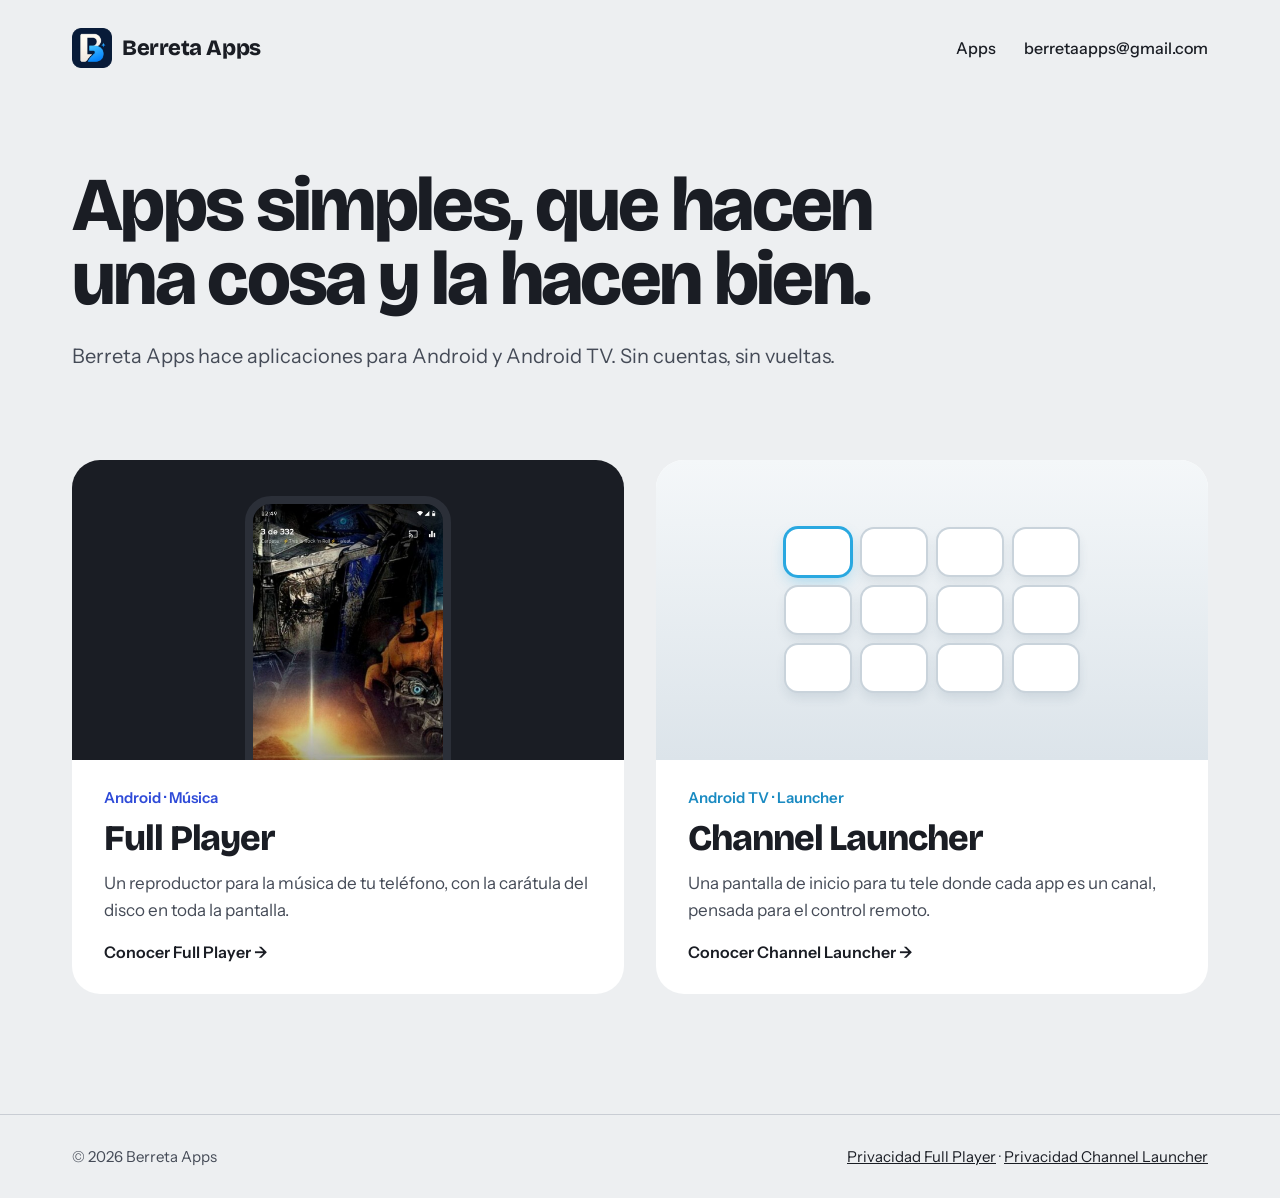
<file: index.html>
<!doctype html>
<html lang="es">
<head>
<meta charset="utf-8">
<meta name="viewport" content="width=device-width, initial-scale=1">
<title>Berreta Apps</title>
<meta name="description" content="Berreta Apps: apps simples para Android y Android TV. Full Player y Channel Launcher.">
<link rel="icon" type="image/png" href="assets/favicon.png">
<link rel="apple-touch-icon" href="assets/apple-touch-icon.png">
<link rel="preconnect" href="https://fonts.googleapis.com">
<link rel="preconnect" href="https://fonts.gstatic.com" crossorigin>
<link href="https://fonts.googleapis.com/css2?family=Bricolage+Grotesque:opsz,wght@12..96,400;12..96,600;12..96,800&amp;family=Instrument+Sans:wght@400;500;600&amp;family=Nunito:wght@700;800&amp;display=swap" rel="stylesheet">
<style>
body{margin:0;background:#EDEFF1;color:#1A1D24;font-family:'Instrument Sans',system-ui,sans-serif;-webkit-text-size-adjust:100%}
a{color:#1A1D24}a:hover{color:#2F4BD8}
a:focus-visible{outline:3px solid #2F4BD8;outline-offset:3px}
.wrap{max-width:1200px;margin:0 auto;padding:0 32px;box-sizing:border-box}
header.wrap{display:flex;justify-content:space-between;align-items:center;gap:24px;flex-wrap:wrap;padding-top:28px;padding-bottom:28px}
.brand{display:flex;align-items:center;gap:10px;text-decoration:none;font-family:'Bricolage Grotesque',sans-serif;font-weight:800;font-size:22px;letter-spacing:-0.02em}
nav{display:flex;flex-wrap:wrap;gap:28px;font-size:16px;font-weight:500}
nav a{text-decoration:none}
.wrap.hero{padding-top:72px;padding-bottom:88px;max-width:1200px}.hero h1,.hero p{max-width:820px}
h1{margin:0 0 24px;font-family:'Bricolage Grotesque',sans-serif;font-weight:800;font-size:76px;line-height:.98;letter-spacing:-0.035em}
.lead{margin:0;font-size:20px;line-height:1.55;color:#454B57;max-width:30em}
.wrap.apps{display:grid;grid-template-columns:repeat(auto-fit,minmax(340px,1fr));gap:32px;padding-bottom:120px}
.card{display:flex;flex-direction:column;border-radius:28px;overflow:hidden;text-decoration:none;background:#FFFFFF;transition:transform .2s ease}
.card:hover{transform:translateY(-4px);color:inherit}
.card .art{height:300px;position:relative;overflow:hidden}
.card .body{padding:28px 32px 32px;display:flex;flex-direction:column;gap:10px}
.card .kind{font-size:15px;font-weight:600}
.card h2{margin:0;font-family:'Bricolage Grotesque',sans-serif;font-weight:800;font-size:36px;letter-spacing:-0.03em}
.card p{margin:0;font-size:17px;line-height:1.6;color:#454B57}
.card .more{margin-top:8px;font-size:16px;font-weight:600}
.fp .art{background:#1A1D24;display:flex;justify-content:center;align-items:flex-start;padding-top:36px;box-sizing:border-box}
.fp .art img{width:190px;border-radius:26px;border:8px solid #2B2F38;display:block}
.cl .art{background:linear-gradient(#F4F7F9,#DCE4EA);display:flex;align-items:center;justify-content:center}
.mini{display:grid;grid-template-columns:repeat(4,64px);gap:12px}
.mini span{height:46px;border-radius:12px;background:#fff;box-shadow:0 0 0 2px #C9D3DB,0 6px 12px rgba(40,70,100,.12)}
.mini span:nth-child(1){box-shadow:0 0 0 3px #29A8E0,0 6px 14px rgba(41,168,224,.35)}
footer{border-top:1px solid #C9CDD4}
footer .wrap{padding-top:32px;padding-bottom:32px;display:flex;flex-wrap:wrap;justify-content:space-between;gap:16px;font-size:15px;color:#454B57}
@media (prefers-reduced-motion:reduce){.card{transition:none}.card:hover{transform:none}}
@media (max-width:720px){h1{font-size:46px}.wrap.hero{padding-top:32px;padding-bottom:56px}.wrap.apps{grid-template-columns:1fr;padding-bottom:72px}nav{gap:16px 20px;font-size:15px}.wrap{padding:0 16px}.mini{grid-template-columns:repeat(4,52px)}}
</style>
</head>
<body>
<header class="wrap">
<a class="brand" href="./"><img src="assets/logo.png" alt="" width="40" height="40">Berreta Apps</a>
<nav aria-label="Principal">
<a href="#apps">Apps</a>
<a href="mailto:berretaapps@gmail.com">berretaapps@gmail.com</a>
</nav>
</header>

<main>
<section class="wrap hero">
<h1>Apps simples, que hacen una cosa y la hacen bien.</h1>
<p class="lead">Berreta Apps hace aplicaciones para Android y Android TV. Sin cuentas, sin vueltas.</p>
</section>

<section id="apps" class="wrap apps" aria-label="Nuestras apps">
<a class="card fp" href="full-player/">
<div class="art"><img src="assets/captura.jpg" alt=""></div>
<div class="body">
<span class="kind" style="color:#2F4BD8">Android · Música</span>
<h2>Full Player</h2>
<p>Un reproductor para la música de tu teléfono, con la carátula del disco en toda la pantalla.</p>
<span class="more">Conocer Full Player →</span>
</div>
</a>
<a class="card cl" href="channel-launcher/">
<div class="art" aria-hidden="true"><div class="mini"><span></span><span></span><span></span><span></span><span></span><span></span><span></span><span></span><span></span><span></span><span></span><span></span></div></div>
<div class="body">
<span class="kind" style="color:#1B8BC2">Android TV · Launcher</span>
<h2>Channel Launcher</h2>
<p>Una pantalla de inicio para tu tele donde cada app es un canal, pensada para el control remoto.</p>
<span class="more">Conocer Channel Launcher →</span>
</div>
</a>
</section>
</main>

<footer><div class="wrap"><span>© 2026 Berreta Apps</span><span><a href="privacidad/">Privacidad Full Player</a> · <a href="channel-launcher/privacidad/">Privacidad Channel Launcher</a></span></div></footer>
</body>
</html>
</file>
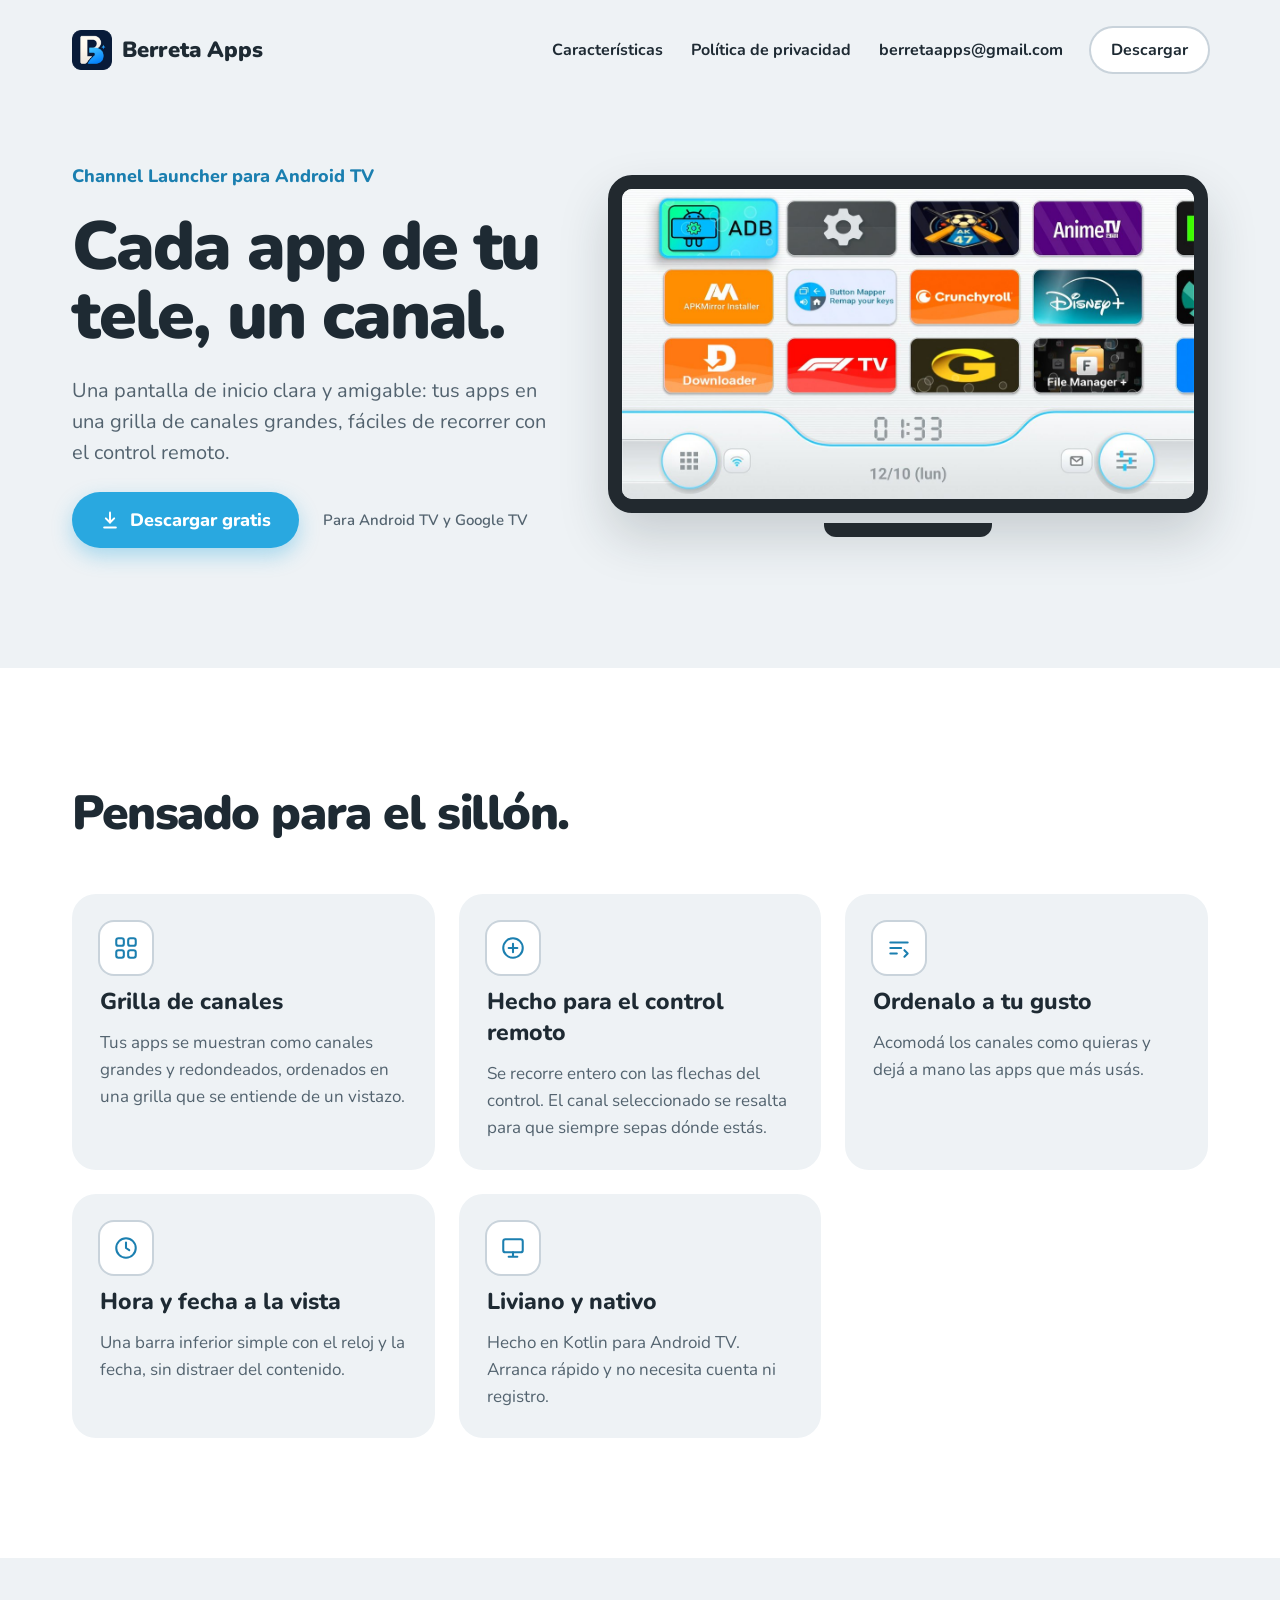
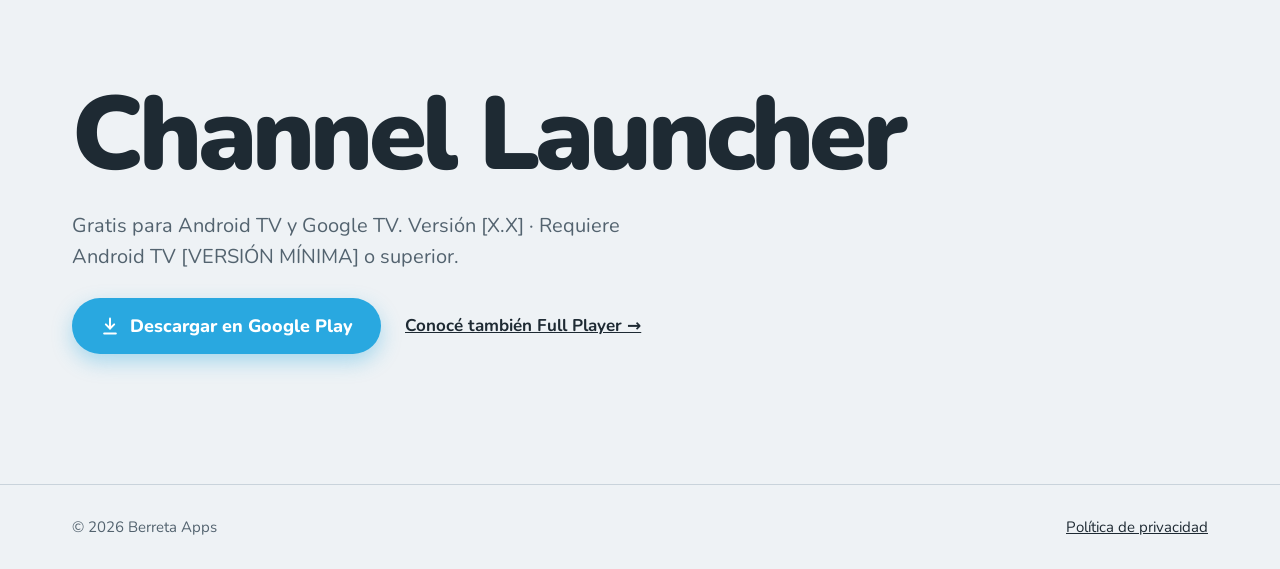
<file: channel-launcher/index.html>
<!doctype html>
<html lang="es">
<head>
<meta charset="utf-8">
<meta name="viewport" content="width=device-width, initial-scale=1">
<title>Channel Launcher — Berreta Apps</title>
<meta name="description" content="Channel Launcher, la pantalla de inicio para Android TV de Berreta Apps: cada app es un canal, pensada para el control remoto.">
<link rel="icon" type="image/png" href="../assets/favicon.png">
<link rel="apple-touch-icon" href="../assets/apple-touch-icon.png">
<link rel="preconnect" href="https://fonts.googleapis.com">
<link rel="preconnect" href="https://fonts.gstatic.com" crossorigin>
<link href="https://fonts.googleapis.com/css2?family=Nunito:wght@400;600;700;800;900&amp;display=swap" rel="stylesheet">
<link rel="stylesheet" href="cl.css">
</head>
<body>
<header class="wrap">
<a class="brand" href="../"><img src="../assets/logo.png" alt="" width="40" height="40">Berreta Apps</a>
<nav aria-label="Principal">
<a href="#caracteristicas">Características</a>
<a href="privacidad/">Política de privacidad</a>
<a href="mailto:berretaapps@gmail.com">berretaapps@gmail.com</a>
<a class="pill" href="#descargar">Descargar</a>
</nav>
</header>

<main>
<section class="wrap hero">
<div class="copy">
<p class="eyebrow">Channel Launcher para Android TV</p>
<h1>Cada app de tu tele, un canal.</h1>
<p class="lead">Una pantalla de inicio clara y amigable: tus apps en una grilla de canales grandes, fáciles de recorrer con el control remoto.</p>
<div class="actions">
<a class="btn" href="#descargar"><svg width="20" height="20" viewBox="0 0 24 24" fill="none" stroke="currentColor" stroke-width="2.4" stroke-linecap="round" stroke-linejoin="round" aria-hidden="true"><path d="M12 3v12"/><path d="M7 10l5 5 5-5"/><path d="M5 21h14"/></svg>Descargar gratis</a>
<span class="note">Para Android TV y Google TV</span>
</div>
</div>

<div class="tv">
<div class="screen"><img src="../assets/channel-launcher.jpg" alt="Pantalla de inicio de Channel Launcher con las apps como canales, reloj y fecha" width="1280" height="720"></div>
<div class="stand"></div>
</div>
</section>

<section id="caracteristicas" class="features">
<div class="wrap">
<h2>Pensado para el sillón.</h2>
<div class="fgrid">
<article><div class="ico"><svg viewBox="0 0 24 24"><rect x="3" y="3" width="7" height="7" rx="2"/><rect x="14" y="3" width="7" height="7" rx="2"/><rect x="3" y="14" width="7" height="7" rx="2"/><rect x="14" y="14" width="7" height="7" rx="2"/></svg></div><h3>Grilla de canales</h3><p>Tus apps se muestran como canales grandes y redondeados, ordenados en una grilla que se entiende de un vistazo.</p></article>
<article><div class="ico"><svg viewBox="0 0 24 24"><circle cx="12" cy="12" r="9"/><path d="M12 8v8M8 12h8"/></svg></div><h3>Hecho para el control remoto</h3><p>Se recorre entero con las flechas del control. El canal seleccionado se resalta para que siempre sepas dónde estás.</p></article>
<article><div class="ico"><svg viewBox="0 0 24 24"><path d="M4 7h16M4 12h10M4 17h6"/><path d="M17 14l3 3-3 3"/></svg></div><h3>Ordenalo a tu gusto</h3><p>Acomodá los canales como quieras y dejá a mano las apps que más usás.</p></article>
<article><div class="ico"><svg viewBox="0 0 24 24"><circle cx="12" cy="12" r="9"/><path d="M12 7v5l3 2"/></svg></div><h3>Hora y fecha a la vista</h3><p>Una barra inferior simple con el reloj y la fecha, sin distraer del contenido.</p></article>
<article><div class="ico"><svg viewBox="0 0 24 24"><rect x="3" y="4" width="18" height="12" rx="2"/><path d="M8 20h8M12 16v4"/></svg></div><h3>Liviano y nativo</h3><p>Hecho en Kotlin para Android TV. Arranca rápido y no necesita cuenta ni registro.</p></article>
</div>
</div>
</section>

<section id="descargar" class="wrap download">
<h2>Channel Launcher</h2>
<p class="lead">Gratis para Android TV y Google TV. Versión [X.X] · Requiere Android TV [VERSIÓN MÍNIMA] o superior.</p>
<div class="actions">
<a class="btn" href="#descargar"><svg width="20" height="20" viewBox="0 0 24 24" fill="none" stroke="currentColor" stroke-width="2.4" stroke-linecap="round" stroke-linejoin="round" aria-hidden="true"><path d="M12 3v12"/><path d="M7 10l5 5 5-5"/><path d="M5 21h14"/></svg>Descargar en Google Play</a>
<a class="link" href="../full-player/">Conocé también Full Player →</a>
</div>
</section>
</main>

<footer><div class="wrap"><span>© 2026 Berreta Apps</span><a href="privacidad/">Política de privacidad</a></div></footer>
</body>
</html>
</file>
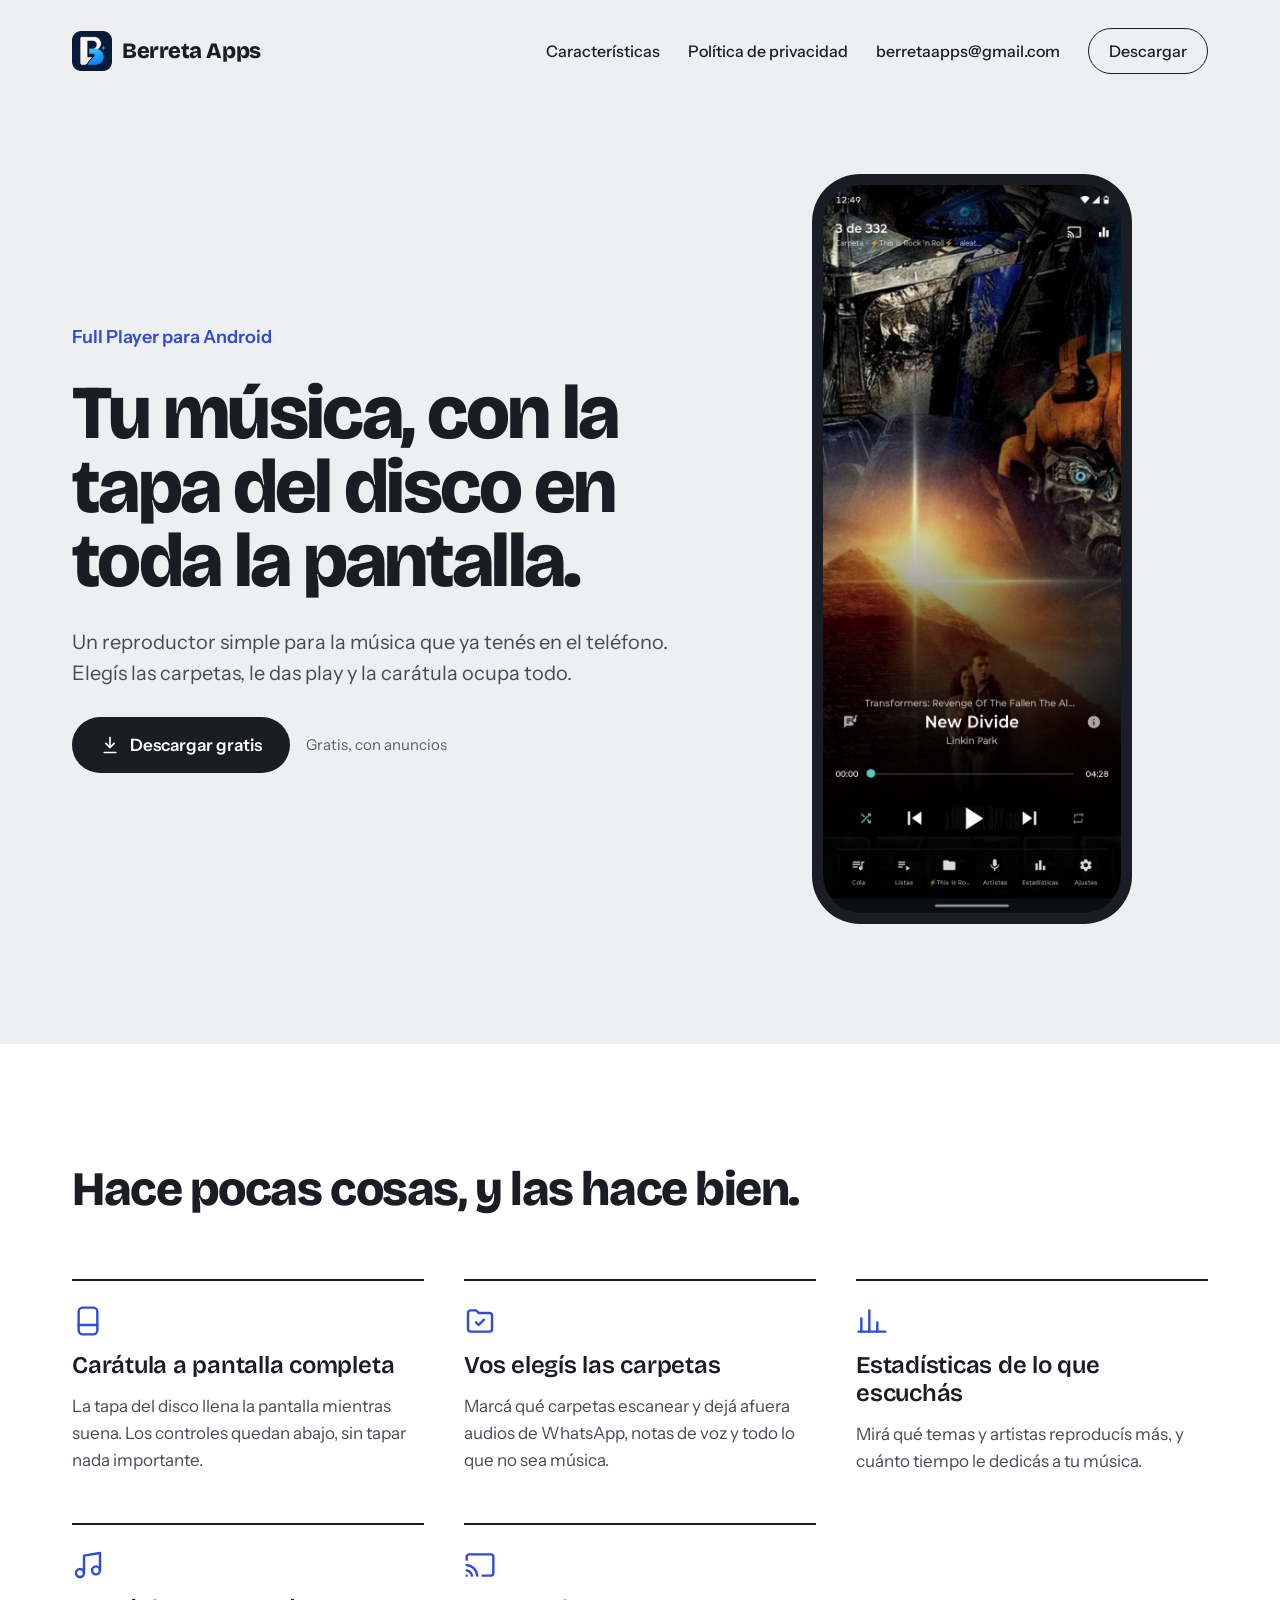
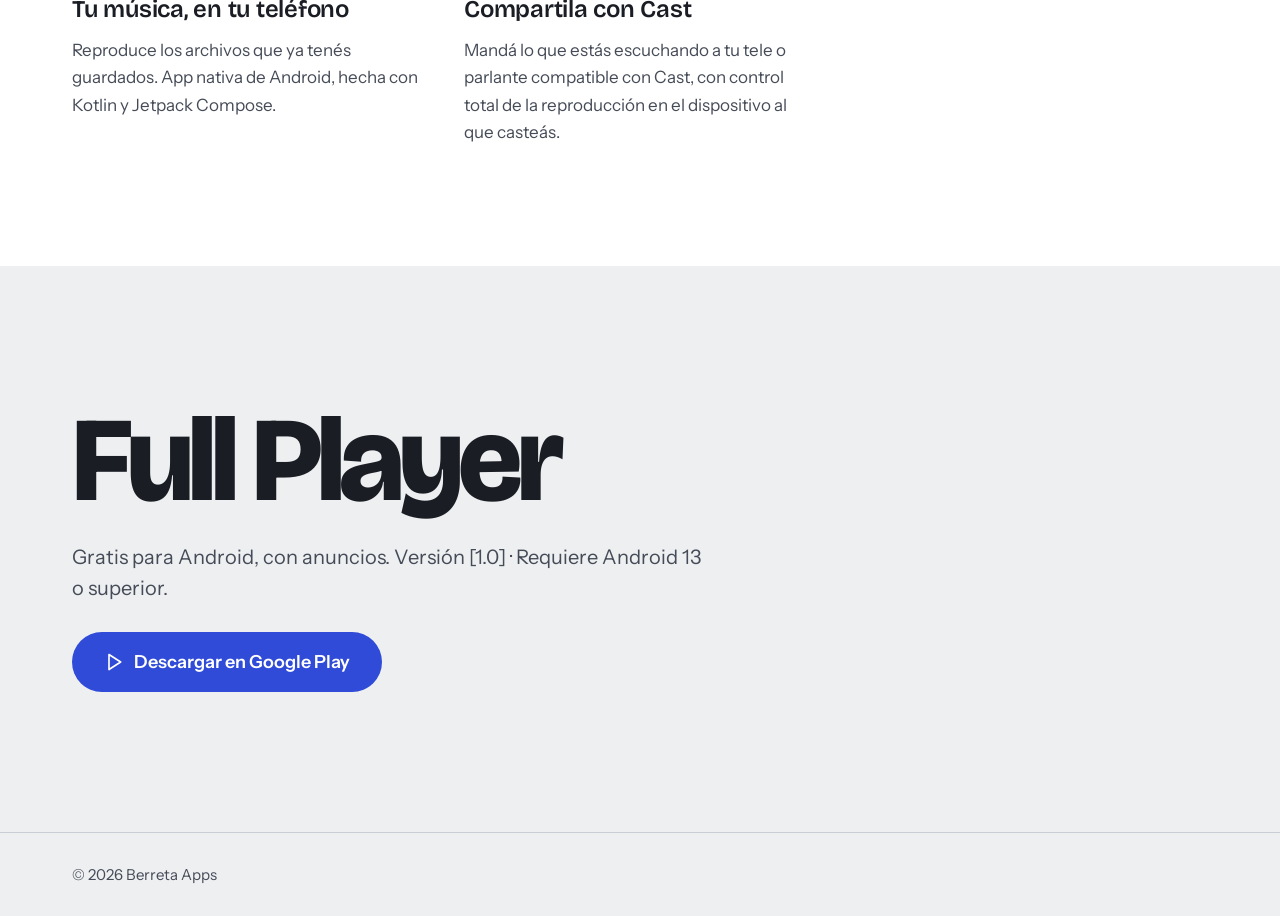
<file: full-player/index.html>
<!doctype html>
<html lang="es">
<head>
<meta charset="utf-8">
<meta name="viewport" content="width=device-width, initial-scale=1">
<title>Full Player — Berreta Apps</title>
<meta name="description" content="Full Player, el reproductor de música para Android de Berreta Apps: carátula a pantalla completa, elegís las carpetas, estadísticas y Cast.">
<link rel="icon" type="image/png" href="../assets/favicon.png">
<link rel="apple-touch-icon" href="../assets/apple-touch-icon.png">
<link rel="preconnect" href="https://fonts.googleapis.com">
<link rel="preconnect" href="https://fonts.gstatic.com" crossorigin>
<link href="https://fonts.googleapis.com/css2?family=Bricolage+Grotesque:opsz,wght@12..96,400;12..96,600;12..96,800&amp;family=Instrument+Sans:wght@400;500;600&amp;display=swap" rel="stylesheet">
<style>
html{scroll-behavior:smooth}
body{margin:0;background:#EDEFF1;color:#1A1D24;font-family:'Instrument Sans',system-ui,sans-serif;-webkit-text-size-adjust:100%}
a{color:#1A1D24}a:hover{color:#2F4BD8}
a:focus-visible{outline:3px solid #2F4BD8;outline-offset:3px}
img{max-width:100%}
@media (prefers-reduced-motion:reduce){html{scroll-behavior:auto}}
@media (max-width:720px){
header nav{gap:16px 20px!important;font-size:15px!important}
h1{font-size:46px!important}
#descargar{padding-top:72px!important;padding-bottom:72px!important}
#inicio{padding-top:32px!important;padding-bottom:72px!important}
#caracteristicas>div,#privacidad>div{padding-top:56px!important;padding-bottom:56px!important}
#caracteristicas h2{font-size:36px!important}
#descargar h2{font-size:72px!important}
#privacidad h1{font-size:40px!important}
}
</style>
</head>
<body>
<div style="width: 100%; box-sizing: border-box; background: #EDEFF1; color: #1A1D24; font-family: 'Instrument Sans', system-ui, sans-serif">

<header style="max-width: 1200px; margin: 0 auto; padding: 28px 32px; box-sizing: border-box; display: flex; justify-content: space-between; align-items: center; gap: 24px; flex-wrap: wrap">
<a href="../" style="display: flex; align-items: center; gap: 10px; text-decoration: none; font-family: 'Bricolage Grotesque', sans-serif; font-weight: 800; font-size: 22px; letter-spacing: -0.02em">
<img src="../assets/logo.png" alt="" style="width: 40px; height: 40px; display: block">
Berreta Apps
</a>
<nav aria-label="Principal" style="display: flex; flex-wrap: wrap; gap: 28px; align-items: center; font-size: 16px; font-weight: 500">
<a href="#caracteristicas" style="text-decoration: none">Características</a>
<a href="../privacidad/" style="text-decoration: none">Política de privacidad</a>
<a href="mailto:berretaapps@gmail.com" style="text-decoration: none">berretaapps@gmail.com</a>
<a href="#descargar" style="text-decoration: none; padding: 12px 20px; border-radius: 999px; border: 1.5px solid #1A1D24">Descargar</a>
</nav>
</header>

<section id="inicio" style="max-width: 1200px; margin: 0 auto; padding: 72px 32px 120px; box-sizing: border-box; display: flex; flex-wrap: wrap; align-items: center; justify-content: space-between; gap: 64px">
<div style="flex: 1 1 460px; max-width: 600px; display: flex; flex-direction: column; gap: 28px">
<p style="margin: 0; font-size: 18px; font-weight: 600; color: #2F4BD8">Full Player para Android</p>
<h1 style="margin: 0; font-family: 'Bricolage Grotesque', sans-serif; font-weight: 800; font-size: 76px; line-height: 0.98; letter-spacing: -0.035em">Tu música, con la tapa del disco en toda la pantalla.</h1>
<p style="margin: 0; font-size: 20px; line-height: 1.55; color: #454B57; max-width: 30em">Un reproductor simple para la música que ya tenés en el teléfono. Elegís las carpetas, le das play y la carátula ocupa todo.</p>
<div style="display: flex; flex-wrap: wrap; gap: 16px; align-items: center">
<a href="#descargar" style="display: inline-flex; align-items: center; gap: 10px; min-height: 56px; padding: 0 28px; border-radius: 999px; background: #1A1D24; color: #FFFFFF; text-decoration: none; font-size: 17px; font-weight: 600">
<svg width="20" height="20" viewBox="0 0 24 24" fill="none" stroke="currentColor" stroke-width="2" stroke-linecap="round" stroke-linejoin="round" aria-hidden="true"><path d="M12 3v12"></path><path d="M7 10l5 5 5-5"></path><path d="M5 21h14"></path></svg>
Descargar gratis
</a>
<span style="font-size: 15px; color: #5A606C">Gratis, con anuncios</span>
</div>
</div>

<div style="flex: 0 0 auto; margin: 0 auto; position: relative">
<div style="width: 320px; box-sizing: border-box; padding: 11px; border-radius: 48px; background: #1A1D24">
<div style="width: 100%; aspect-ratio: 1080 / 2640; border-radius: 38px; overflow: hidden; background: #1A1D24"><img src="../assets/captura.jpg" alt="Full Player reproduciendo New Divide de Linkin Park, con la carátula del disco ocupando toda la pantalla" style="width: 100%; height: 100%; object-fit: cover; display: block"></div>
</div>
</div>
</section>

<section id="caracteristicas" style="background: #FFFFFF">
<div style="max-width: 1200px; margin: 0 auto; padding: 120px 32px; box-sizing: border-box; display: flex; flex-direction: column; gap: 64px">
<h2 style="margin: 0; max-width: 16em; font-family: 'Bricolage Grotesque', sans-serif; font-weight: 800; font-size: 48px; line-height: 1.05; letter-spacing: -0.03em">Hace pocas cosas, y las hace bien.</h2>
<div style="display: grid; grid-template-columns: repeat(auto-fit, minmax(300px, 1fr)); gap: 48px 40px">

<div style="display: flex; flex-direction: column; gap: 14px; padding-top: 24px; border-top: 2px solid #1A1D24">
<svg width="32" height="32" viewBox="0 0 24 24" fill="none" stroke="#2F4BD8" stroke-width="1.8" stroke-linecap="round" stroke-linejoin="round" aria-hidden="true"><rect x="5" y="2" width="14" height="20" rx="3"></rect><path d="M5 15h14"></path></svg>
<h3 style="margin: 0; font-family: 'Bricolage Grotesque', sans-serif; font-weight: 600; font-size: 24px; letter-spacing: -0.01em">Carátula a pantalla completa</h3>
<p style="margin: 0; font-size: 17px; line-height: 1.6; color: #454B57">La tapa del disco llena la pantalla mientras suena. Los controles quedan abajo, sin tapar nada importante.</p>
</div>

<div style="display: flex; flex-direction: column; gap: 14px; padding-top: 24px; border-top: 2px solid #1A1D24">
<svg width="32" height="32" viewBox="0 0 24 24" fill="none" stroke="#2F4BD8" stroke-width="1.8" stroke-linecap="round" stroke-linejoin="round" aria-hidden="true"><path d="M3 6a2 2 0 0 1 2-2h4l2 2h8a2 2 0 0 1 2 2v10a2 2 0 0 1-2 2H5a2 2 0 0 1-2-2V6z"></path><path d="M9 13l2 2 4-4"></path></svg>
<h3 style="margin: 0; font-family: 'Bricolage Grotesque', sans-serif; font-weight: 600; font-size: 24px; letter-spacing: -0.01em">Vos elegís las carpetas</h3>
<p style="margin: 0; font-size: 17px; line-height: 1.6; color: #454B57">Marcá qué carpetas escanear y dejá afuera audios de WhatsApp, notas de voz y todo lo que no sea música.</p>
</div>

<div style="display: flex; flex-direction: column; gap: 14px; padding-top: 24px; border-top: 2px solid #1A1D24">
<svg width="32" height="32" viewBox="0 0 24 24" fill="none" stroke="#2F4BD8" stroke-width="1.8" stroke-linecap="round" stroke-linejoin="round" aria-hidden="true"><path d="M4 20V10"></path><path d="M10 20V4"></path><path d="M16 20v-7"></path><path d="M22 20H2"></path></svg>
<h3 style="margin: 0; font-family: 'Bricolage Grotesque', sans-serif; font-weight: 600; font-size: 24px; letter-spacing: -0.01em">Estadísticas de lo que escuchás</h3>
<p style="margin: 0; font-size: 17px; line-height: 1.6; color: #454B57">Mirá qué temas y artistas reproducís más, y cuánto tiempo le dedicás a tu música.</p>
</div>

<div style="display: flex; flex-direction: column; gap: 14px; padding-top: 24px; border-top: 2px solid #1A1D24">
<svg width="32" height="32" viewBox="0 0 24 24" fill="none" stroke="#2F4BD8" stroke-width="1.8" stroke-linecap="round" stroke-linejoin="round" aria-hidden="true"><path d="M9 18V5l12-2v13"></path><circle cx="6" cy="18" r="3"></circle><circle cx="18" cy="16" r="3"></circle></svg>
<h3 style="margin: 0; font-family: 'Bricolage Grotesque', sans-serif; font-weight: 600; font-size: 24px; letter-spacing: -0.01em">Tu música, en tu teléfono</h3>
<p style="margin: 0; font-size: 17px; line-height: 1.6; color: #454B57">Reproduce los archivos que ya tenés guardados. App nativa de Android, hecha con Kotlin y Jetpack Compose.</p>
</div>

<div style="display: flex; flex-direction: column; gap: 14px; padding-top: 24px; border-top: 2px solid #1A1D24">
<svg width="32" height="32" viewBox="0 0 24 24" fill="none" stroke="#2F4BD8" stroke-width="1.8" stroke-linecap="round" stroke-linejoin="round" aria-hidden="true"><path d="M2 8V6a2 2 0 0 1 2-2h16a2 2 0 0 1 2 2v12a2 2 0 0 1-2 2h-6"></path><path d="M2 12a9 9 0 0 1 8 8"></path><path d="M2 16a5 5 0 0 1 4 4"></path><path d="M2 20h.01"></path></svg>
<h3 style="margin: 0; font-family: 'Bricolage Grotesque', sans-serif; font-weight: 600; font-size: 24px; letter-spacing: -0.01em">Compartila con Cast</h3>
<p style="margin: 0; font-size: 17px; line-height: 1.6; color: #454B57">Mandá lo que estás escuchando a tu tele o parlante compatible con Cast, con control total de la reproducción en el dispositivo al que casteás.</p>
</div>

</div>
</div>
</section>

<section id="descargar" style="max-width: 1200px; margin: 0 auto; padding: 140px 32px; box-sizing: border-box; display: flex; flex-direction: column; align-items: flex-start; gap: 28px">
<h2 style="margin: 0; font-family: 'Bricolage Grotesque', sans-serif; font-weight: 800; font-size: 120px; line-height: 0.9; letter-spacing: -0.045em">Full Player</h2>
<p style="margin: 0; font-size: 20px; line-height: 1.55; color: #454B57; max-width: 32em">Gratis para Android, con anuncios. Versión [1.0] · Requiere Android 13&nbsp; o superior.</p>
<div style="display: flex; flex-wrap: wrap; gap: 16px; align-items: center">
<a href="#descargar" style="display: inline-flex; align-items: center; gap: 10px; min-height: 60px; padding: 0 32px; border-radius: 999px; background: #2F4BD8; color: #FFFFFF; text-decoration: none; font-size: 18px; font-weight: 600">
<svg width="20" height="20" viewBox="0 0 24 24" fill="none" stroke="currentColor" stroke-width="2" stroke-linecap="round" stroke-linejoin="round" aria-hidden="true"><path d="M6 3l14 9-14 9V3z"></path></svg>
Descargar en Google Play
</a>
</div>
</section>



<footer style="border-top: 1px solid #C9CDD4">
<div style="max-width: 1200px; margin: 0 auto; padding: 32px; box-sizing: border-box; display: flex; flex-wrap: wrap; justify-content: space-between; gap: 16px; font-size: 15px; color: #454B57">
<span>© 2026 Berreta Apps</span>
</div>
</footer>

</div>

</body>
</html>
</file>
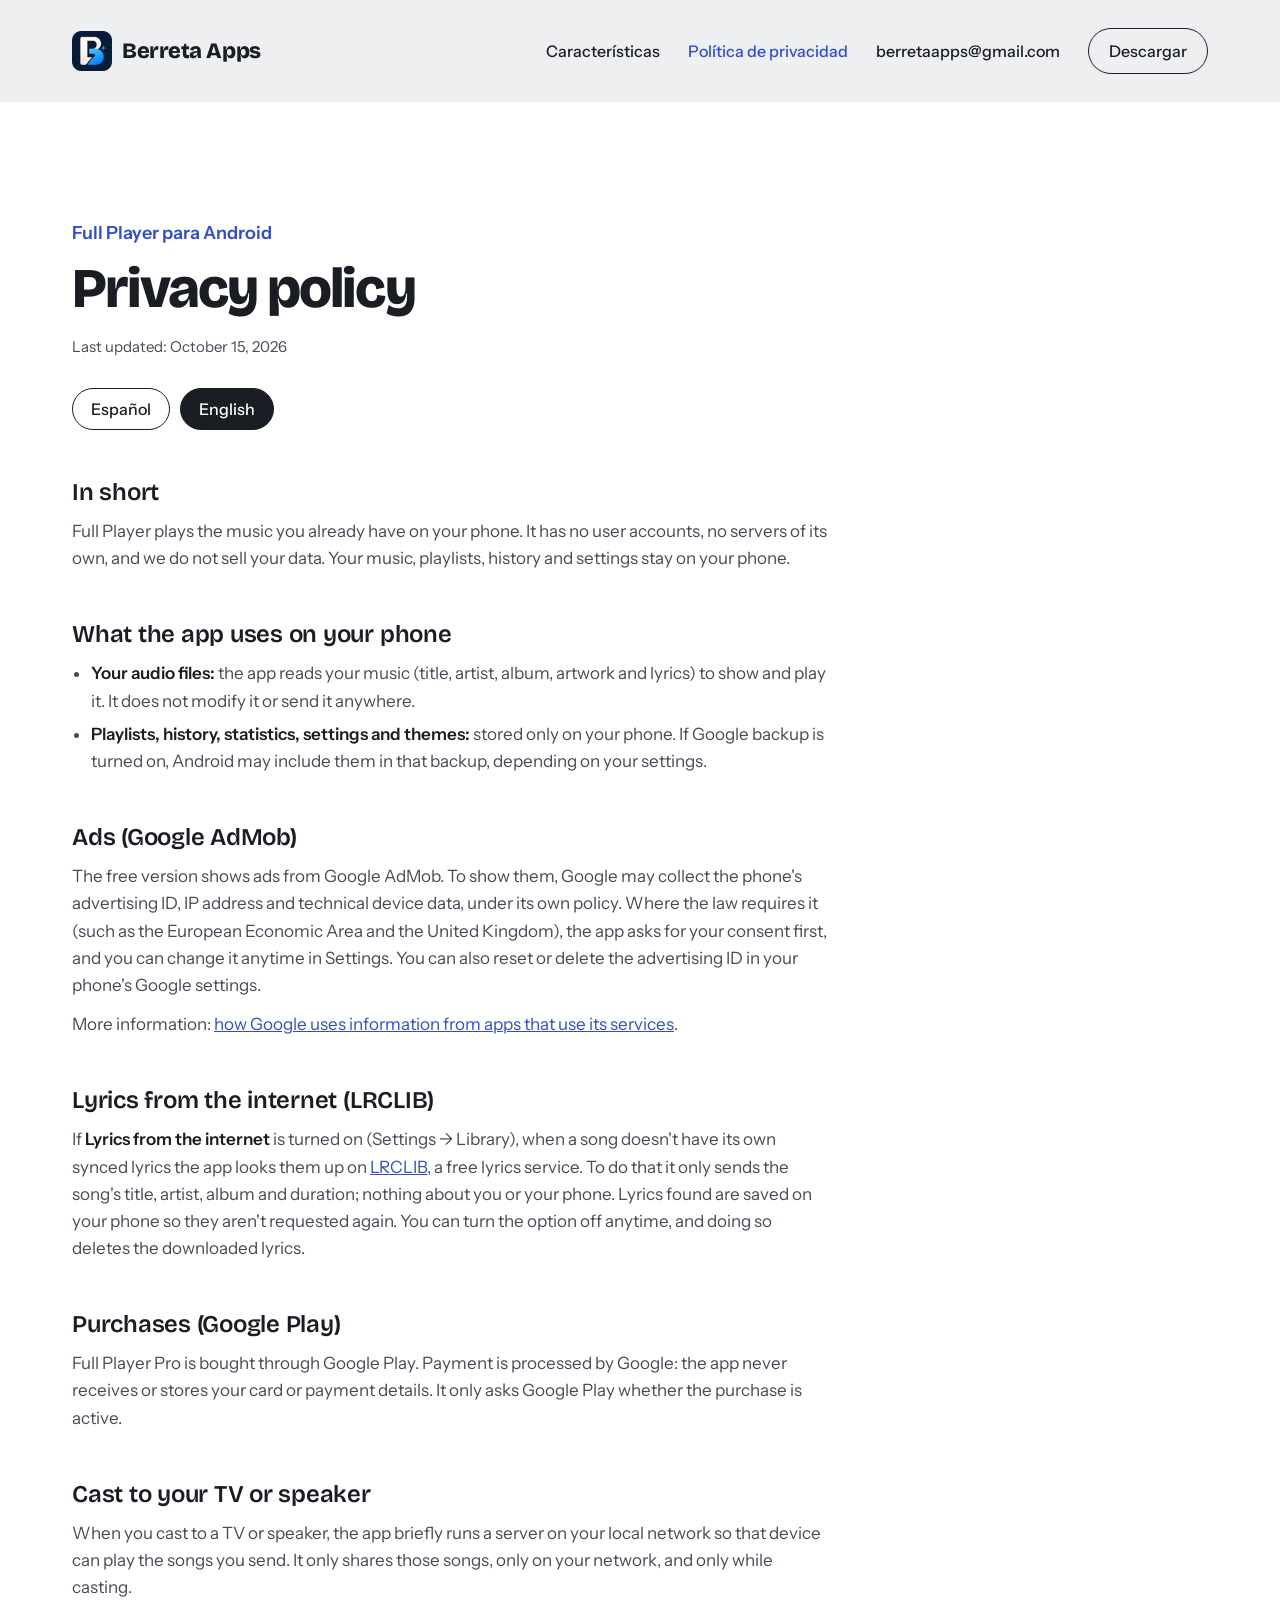
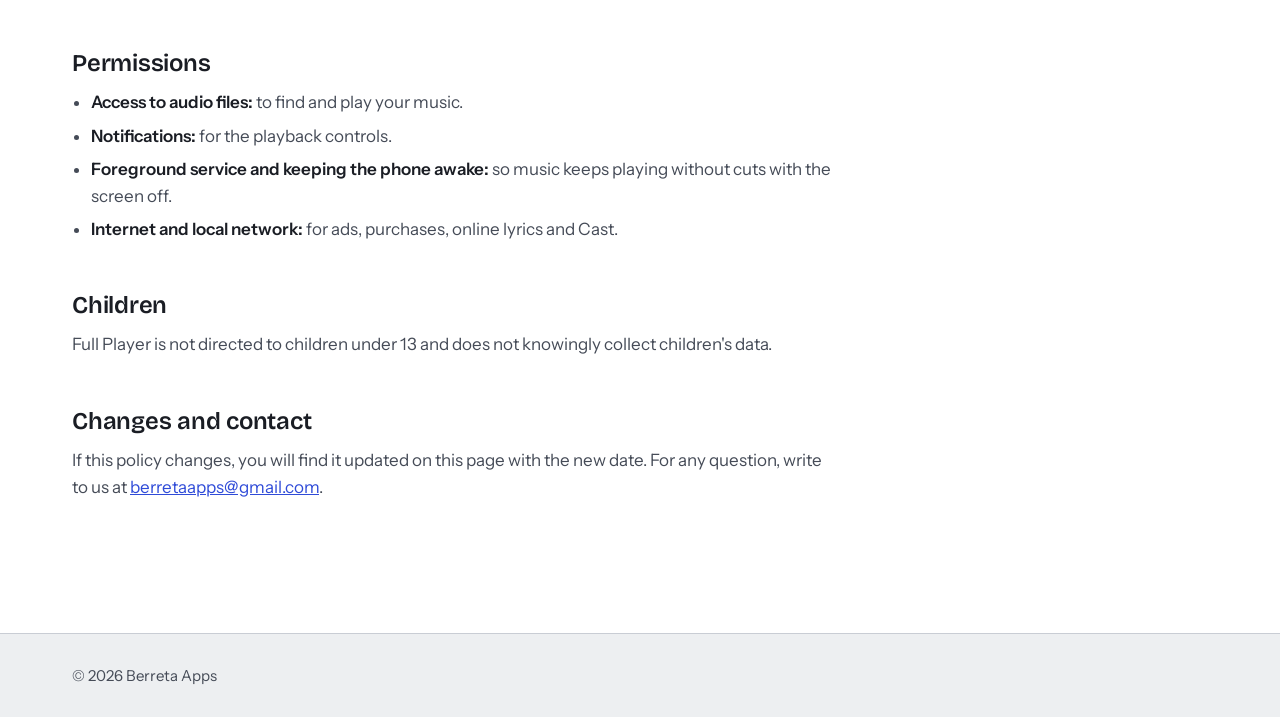
<file: privacidad/index.html>
<!DOCTYPE html>
<html lang="es">
<head>
<meta charset="utf-8">
<meta name="viewport" content="width=device-width, initial-scale=1">
<title>Política de privacidad — Full Player — Berreta Apps</title>
<meta name="description" content="Política de privacidad de Full Player, el reproductor de música para Android de Berreta Apps.">
<link rel="icon" type="image/png" href="../assets/favicon.png">
<link rel="apple-touch-icon" href="../assets/apple-touch-icon.png">
<link rel="preconnect" href="https://fonts.googleapis.com">
<link rel="preconnect" href="https://fonts.gstatic.com" crossorigin>
<link href="https://fonts.googleapis.com/css2?family=Bricolage+Grotesque:opsz,wght@12..96,400;12..96,600;12..96,800&amp;family=Instrument+Sans:wght@400;500;600&amp;display=swap" rel="stylesheet">
<style>
html{scroll-behavior:smooth}
body{margin:0;background:#EDEFF1;color:#1A1D24;font-family:'Instrument Sans',system-ui,sans-serif;-webkit-text-size-adjust:100%}
a{color:#1A1D24}a:hover{color:#2F4BD8}
a:focus-visible,button:focus-visible{outline:3px solid #2F4BD8;outline-offset:3px}
img{max-width:100%}
@media (prefers-reduced-motion:reduce){html{scroll-behavior:auto}}
/* contenido de la política */
.doc h2{margin:48px 0 12px;font-family:'Bricolage Grotesque',sans-serif;font-weight:600;font-size:24px;letter-spacing:-0.01em}
.doc p,.doc li{font-size:17px;line-height:1.6;color:#454B57}
.doc p{margin:0 0 12px}
.doc ul{margin:0 0 12px;padding-left:1.2em}
.doc li{margin:6px 0}
.doc b{color:#1A1D24;font-weight:600}
.doc a{color:#2F4BD8}
.lang-toggle button{font:inherit;font-size:16px;font-weight:500;padding:10px 18px;border-radius:999px;border:1.5px solid #1A1D24;background:transparent;color:#1A1D24;cursor:pointer}
.lang-toggle button[aria-pressed="true"]{background:#1A1D24;color:#FFFFFF}
section[lang]{display:none}section[lang].visible{display:block}
@media (max-width:720px){
header nav{gap:16px 20px!important;font-size:15px!important}
#privacidad>div{padding-top:56px!important;padding-bottom:56px!important}
#privacidad h1{font-size:40px!important}
}
</style>
</head>
<body>
<div style="width: 100%; box-sizing: border-box; background: #EDEFF1; color: #1A1D24; font-family: 'Instrument Sans', system-ui, sans-serif">

<header style="max-width: 1200px; margin: 0 auto; padding: 28px 32px; box-sizing: border-box; display: flex; justify-content: space-between; align-items: center; gap: 24px; flex-wrap: wrap">
<a href="../" style="display: flex; align-items: center; gap: 10px; text-decoration: none; font-family: 'Bricolage Grotesque', sans-serif; font-weight: 800; font-size: 22px; letter-spacing: -0.02em">
<img src="../assets/logo.png" alt="" style="width: 40px; height: 40px; display: block">
Berreta Apps
</a>
<nav aria-label="Principal" style="display: flex; flex-wrap: wrap; gap: 28px; align-items: center; font-size: 16px; font-weight: 500">
<a href="../full-player/#caracteristicas" style="text-decoration: none">Características</a>
<a href="./" aria-current="page" style="text-decoration: none; color: #2F4BD8">Política de privacidad</a>
<a href="mailto:berretaapps@gmail.com" style="text-decoration: none">berretaapps@gmail.com</a>
<a href="../full-player/#descargar" style="text-decoration: none; padding: 12px 20px; border-radius: 999px; border: 1.5px solid #1A1D24">Descargar</a>
</nav>
</header>

<section id="privacidad" style="background: #FFFFFF">
<div style="max-width: 1200px; margin: 0 auto; padding: 120px 32px; box-sizing: border-box">
<div style="max-width: 760px">
<p style="margin: 0 0 16px; font-size: 18px; font-weight: 600; color: #2F4BD8">Full Player para Android</p>
<h1 style="margin: 0; font-family: 'Bricolage Grotesque', sans-serif; font-weight: 800; font-size: 56px; line-height: 1.02; letter-spacing: -0.035em"><span data-es>Política de privacidad</span><span data-en hidden>Privacy policy</span></h1>
<p style="margin: 20px 0 0; font-size: 15px; color: #454B57"><span data-es>Última actualización: 15 de octubre de 2026</span><span data-en hidden>Last updated: October 15, 2026</span></p>
<div class="lang-toggle" role="group" aria-label="Idioma / Language" style="display: flex; gap: 10px; margin: 32px 0 8px">
<button type="button" data-lang="es">Español</button>
<button type="button" data-lang="en">English</button>
</div>

<div class="doc">
<section lang="es">
<h2>En pocas palabras</h2>
<p>Full Player reproduce la música que ya tenés en tu teléfono. No tiene cuentas de usuario, no tiene servidores propios y no vendemos tus datos. Tu música, tus listas, tu historial y tus ajustes se quedan en tu teléfono.</p>

<h2>Qué usa la app en tu teléfono</h2>
<ul>
<li><b>Tus archivos de audio:</b> la app lee tu música (título, artista, álbum, carátula y letra) para mostrarla y reproducirla. No la modifica ni la manda a ningún lado.</li>
<li><b>Listas, historial, estadísticas, ajustes y temas:</b> se guardan solo en tu teléfono. Si tenés activada la copia de seguridad de Google, Android puede incluirlos en esa copia, según cómo la tengas configurada.</li>
</ul>

<h2>Anuncios (Google AdMob)</h2>
<p>La versión gratuita muestra anuncios de Google AdMob. Para mostrarlos, Google puede recopilar el identificador de publicidad del teléfono, la dirección IP y datos técnicos del dispositivo, según su propia política. En las regiones donde la ley lo exige (como el Espacio Económico Europeo y el Reino Unido), la app te pide permiso antes, y podés cambiarlo cuando quieras en Ajustes. También podés restablecer o borrar el identificador de publicidad en los ajustes de Google de tu teléfono.</p>
<p>Más información: <a href="https://policies.google.com/technologies/partner-sites">cómo usa Google los datos de las apps que usan sus servicios</a>.</p>

<h2>Letras desde internet (LRCLIB)</h2>
<p>Si está activada la opción <b>Letras desde internet</b> (Ajustes → Biblioteca), cuando una canción no tiene una letra sincronizada propia la app la busca en <a href="https://lrclib.net">LRCLIB</a>, un servicio gratuito de letras. Para eso le envía solo el título, el artista, el álbum y la duración de la canción; nada tuyo ni de tu teléfono. La letra encontrada se guarda en tu teléfono para no volver a pedirla. Podés desactivar la opción cuando quieras, y al hacerlo se borran las letras descargadas.</p>

<h2>Compras (Google Play)</h2>
<p>Full Player Pro se compra a través de Google Play. El pago lo procesa Google: la app nunca recibe ni guarda los datos de tu tarjeta ni de tu medio de pago. Solo le consulta a Google Play si la compra está activa.</p>

<h2>Cast a tu tele o parlante</h2>
<p>Cuando casteás a una tele o a un parlante, la app abre por un rato un servidor dentro de tu red local para que ese dispositivo pueda reproducir las canciones que le mandás. Comparte solo esas canciones, solo dentro de tu red y solo mientras dura la transmisión.</p>

<h2>Permisos</h2>
<ul>
<li><b>Acceso a archivos de audio:</b> para encontrar y reproducir tu música.</li>
<li><b>Notificaciones:</b> para los controles de reproducción.</li>
<li><b>Servicio en primer plano y mantener activo el teléfono:</b> para que la música siga sonando sin cortes con la pantalla apagada.</li>
<li><b>Internet y red local:</b> para los anuncios, las compras, las letras desde internet y el Cast.</li>
</ul>

<h2>Menores</h2>
<p>Full Player no está pensada para menores de 13 años y no recopila a sabiendas datos de chicos.</p>

<h2>Cambios y contacto</h2>
<p>Si esta política cambia, la vas a encontrar actualizada en esta página, con la fecha nueva. Para cualquier consulta, escribinos a <a href="mailto:berretaapps@gmail.com">berretaapps@gmail.com</a>.</p>
</section>

<section lang="en">
<h2>In short</h2>
<p>Full Player plays the music you already have on your phone. It has no user accounts, no servers of its own, and we do not sell your data. Your music, playlists, history and settings stay on your phone.</p>

<h2>What the app uses on your phone</h2>
<ul>
<li><b>Your audio files:</b> the app reads your music (title, artist, album, artwork and lyrics) to show and play it. It does not modify it or send it anywhere.</li>
<li><b>Playlists, history, statistics, settings and themes:</b> stored only on your phone. If Google backup is turned on, Android may include them in that backup, depending on your settings.</li>
</ul>

<h2>Ads (Google AdMob)</h2>
<p>The free version shows ads from Google AdMob. To show them, Google may collect the phone's advertising ID, IP address and technical device data, under its own policy. Where the law requires it (such as the European Economic Area and the United Kingdom), the app asks for your consent first, and you can change it anytime in Settings. You can also reset or delete the advertising ID in your phone's Google settings.</p>
<p>More information: <a href="https://policies.google.com/technologies/partner-sites">how Google uses information from apps that use its services</a>.</p>

<h2>Lyrics from the internet (LRCLIB)</h2>
<p>If <b>Lyrics from the internet</b> is turned on (Settings → Library), when a song doesn't have its own synced lyrics the app looks them up on <a href="https://lrclib.net">LRCLIB</a>, a free lyrics service. To do that it only sends the song's title, artist, album and duration; nothing about you or your phone. Lyrics found are saved on your phone so they aren't requested again. You can turn the option off anytime, and doing so deletes the downloaded lyrics.</p>

<h2>Purchases (Google Play)</h2>
<p>Full Player Pro is bought through Google Play. Payment is processed by Google: the app never receives or stores your card or payment details. It only asks Google Play whether the purchase is active.</p>

<h2>Cast to your TV or speaker</h2>
<p>When you cast to a TV or speaker, the app briefly runs a server on your local network so that device can play the songs you send. It only shares those songs, only on your network, and only while casting.</p>

<h2>Permissions</h2>
<ul>
<li><b>Access to audio files:</b> to find and play your music.</li>
<li><b>Notifications:</b> for the playback controls.</li>
<li><b>Foreground service and keeping the phone awake:</b> so music keeps playing without cuts with the screen off.</li>
<li><b>Internet and local network:</b> for ads, purchases, online lyrics and Cast.</li>
</ul>

<h2>Children</h2>
<p>Full Player is not directed to children under 13 and does not knowingly collect children's data.</p>

<h2>Changes and contact</h2>
<p>If this policy changes, you will find it updated on this page with the new date. For any question, write to us at <a href="mailto:berretaapps@gmail.com">berretaapps@gmail.com</a>.</p>
</section>
</div>
</div>
</div>
</section>

<footer style="border-top: 1px solid #C9CDD4">
<div style="max-width: 1200px; margin: 0 auto; padding: 32px; box-sizing: border-box; display: flex; flex-wrap: wrap; justify-content: space-between; gap: 16px; font-size: 15px; color: #454B57">
<span>© 2026 Berreta Apps</span>
</div>
</footer>

</div>
<script>
// Muestra el idioma del navegador (español si empieza con "es"; si no, inglés) y permite cambiarlo.
// Se puede forzar con ?lang=en o ?lang=es en la dirección.
(function () {
  function show(lang) {
    document.querySelectorAll('section[lang]').forEach(function (s) { s.classList.toggle('visible', s.lang === lang); });
    document.querySelectorAll('[data-es]').forEach(function (e) { e.hidden = lang !== 'es'; });
    document.querySelectorAll('[data-en]').forEach(function (e) { e.hidden = lang !== 'en'; });
    document.querySelectorAll('.lang-toggle button').forEach(function (b) { b.setAttribute('aria-pressed', b.dataset.lang === lang); });
    document.documentElement.lang = lang;
  }
  document.querySelectorAll('.lang-toggle button').forEach(function (b) {
    b.addEventListener('click', function () { show(b.dataset.lang); });
  });
  var forced = new URLSearchParams(location.search).get('lang');
  show(forced === 'es' || forced === 'en' ? forced : ((navigator.language || 'en').toLowerCase().indexOf('es') === 0 ? 'es' : 'en'));
})();
</script>
</body>
</html>
</file>
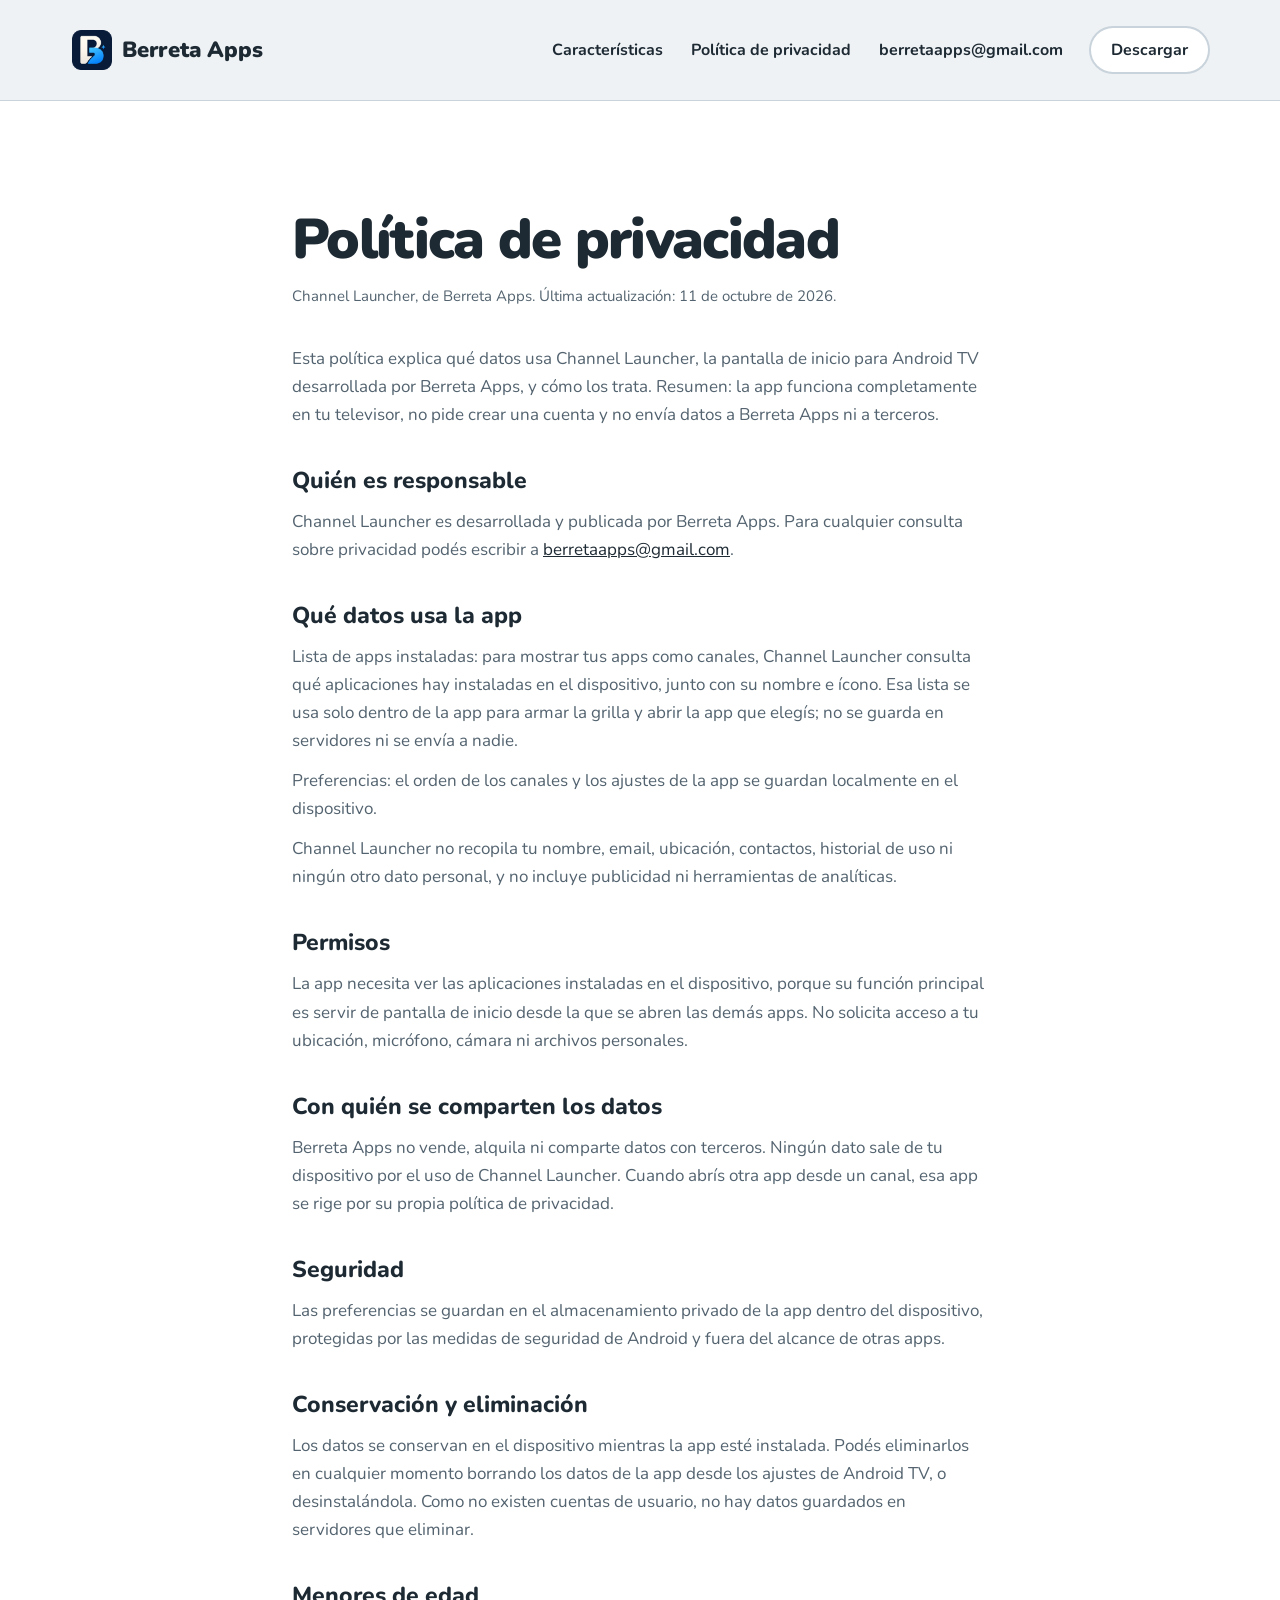
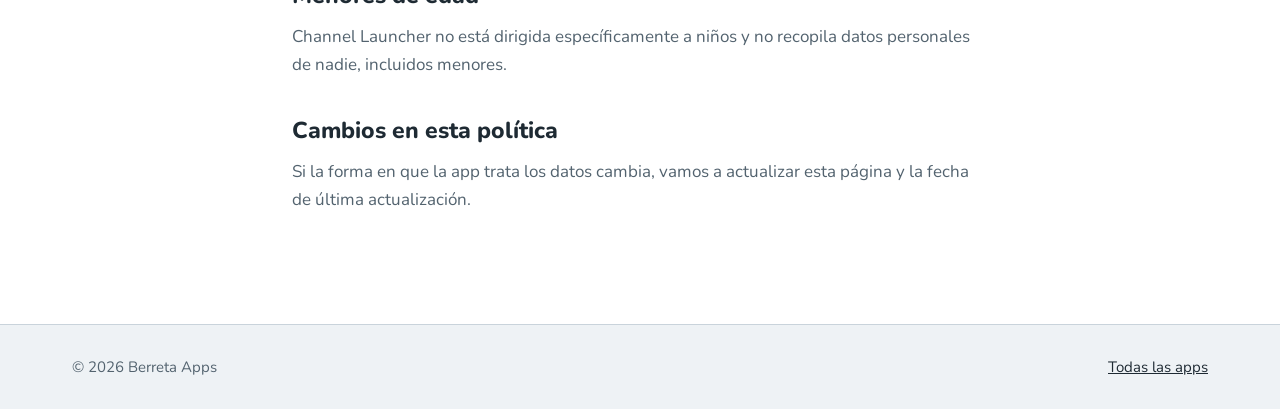
<file: channel-launcher/privacidad/index.html>
<!doctype html>
<html lang="es">
<head>
<meta charset="utf-8">
<meta name="viewport" content="width=device-width, initial-scale=1">
<title>Política de privacidad — Channel Launcher | Berreta Apps</title>
<meta name="description" content="Política de privacidad de Channel Launcher, app para Android TV de Berreta Apps.">
<link rel="canonical" href="https://berretaapps.github.io/channel-launcher/privacidad/">
<link rel="icon" type="image/png" href="../../assets/favicon.png">
<link rel="apple-touch-icon" href="../../assets/apple-touch-icon.png">
<link rel="preconnect" href="https://fonts.googleapis.com">
<link rel="preconnect" href="https://fonts.gstatic.com" crossorigin>
<link href="https://fonts.googleapis.com/css2?family=Nunito:wght@400;600;700;800;900&amp;display=swap" rel="stylesheet">
<link rel="stylesheet" href="../cl.css">
</head>
<body>
<header class="wrap">
<a class="brand" href="../../"><img src="../../assets/logo.png" alt="" width="40" height="40">Berreta Apps</a>
<nav aria-label="Principal">
<a href="../#caracteristicas">Características</a>
<a href="./" aria-current="page">Política de privacidad</a>
<a href="mailto:berretaapps@gmail.com">berretaapps@gmail.com</a>
<a class="pill" href="../#descargar">Descargar</a>
</nav>
</header>

<main class="policy">
<div class="inner">
<h1>Política de privacidad</h1>
<p class="meta">Channel Launcher, de Berreta Apps. Última actualización: 11 de octubre de 2026.</p>

<p>Esta política explica qué datos usa Channel Launcher, la pantalla de inicio para Android TV desarrollada por Berreta Apps, y cómo los trata. Resumen: la app funciona completamente en tu televisor, no pide crear una cuenta y no envía datos a Berreta Apps ni a terceros.</p>

<section><h3>Quién es responsable</h3>
<p>Channel Launcher es desarrollada y publicada por Berreta Apps. Para cualquier consulta sobre privacidad podés escribir a <a href="mailto:berretaapps@gmail.com">berretaapps@gmail.com</a>.</p></section>

<section><h3>Qué datos usa la app</h3>
<p>Lista de apps instaladas: para mostrar tus apps como canales, Channel Launcher consulta qué aplicaciones hay instaladas en el dispositivo, junto con su nombre e ícono. Esa lista se usa solo dentro de la app para armar la grilla y abrir la app que elegís; no se guarda en servidores ni se envía a nadie.</p>
<p>Preferencias: el orden de los canales y los ajustes de la app se guardan localmente en el dispositivo.</p>
<p>Channel Launcher no recopila tu nombre, email, ubicación, contactos, historial de uso ni ningún otro dato personal, y no incluye publicidad ni herramientas de analíticas.</p></section>

<section><h3>Permisos</h3>
<p>La app necesita ver las aplicaciones instaladas en el dispositivo, porque su función principal es servir de pantalla de inicio desde la que se abren las demás apps. No solicita acceso a tu ubicación, micrófono, cámara ni archivos personales.</p></section>

<section><h3>Con quién se comparten los datos</h3>
<p>Berreta Apps no vende, alquila ni comparte datos con terceros. Ningún dato sale de tu dispositivo por el uso de Channel Launcher. Cuando abrís otra app desde un canal, esa app se rige por su propia política de privacidad.</p></section>

<section><h3>Seguridad</h3>
<p>Las preferencias se guardan en el almacenamiento privado de la app dentro del dispositivo, protegidas por las medidas de seguridad de Android y fuera del alcance de otras apps.</p></section>

<section><h3>Conservación y eliminación</h3>
<p>Los datos se conservan en el dispositivo mientras la app esté instalada. Podés eliminarlos en cualquier momento borrando los datos de la app desde los ajustes de Android TV, o desinstalándola. Como no existen cuentas de usuario, no hay datos guardados en servidores que eliminar.</p></section>

<section><h3>Menores de edad</h3>
<p>Channel Launcher no está dirigida específicamente a niños y no recopila datos personales de nadie, incluidos menores.</p></section>

<section><h3>Cambios en esta política</h3>
<p>Si la forma en que la app trata los datos cambia, vamos a actualizar esta página y la fecha de última actualización.</p></section>
</div>
</main>

<footer><div class="wrap"><span>© 2026 Berreta Apps</span><a href="../../">Todas las apps</a></div></footer>
</body>
</html>
</file>
<file: channel-launcher/cl.css>
:root{--bg:#EEF2F5;--ink:#1E2A33;--muted:#53636F;--line:#C9D3DB;--sky:#29A8E0;--sky-d:#1B7FB0;--white:#FFFFFF}
html{scroll-behavior:smooth}
body{margin:0;background:var(--bg);color:var(--ink);font-family:'Nunito',system-ui,sans-serif;-webkit-text-size-adjust:100%}
a{color:var(--ink)}a:hover{color:var(--sky-d)}
a:focus-visible{outline:3px solid var(--sky);outline-offset:3px;border-radius:8px}
img{max-width:100%}
.wrap{max-width:1200px;margin:0 auto;padding:0 32px;box-sizing:border-box}
header.wrap{display:flex;justify-content:space-between;align-items:center;gap:24px;flex-wrap:wrap;padding-top:28px;padding-bottom:28px}
.brand{display:flex;align-items:center;gap:10px;text-decoration:none;font-weight:900;font-size:22px;letter-spacing:-0.01em}
nav{display:flex;flex-wrap:wrap;gap:28px;align-items:center;font-size:16px;font-weight:700}
nav a{text-decoration:none}
.pill{padding:11px 20px;border-radius:999px;background:var(--white);box-shadow:0 0 0 2px var(--line)}

.wrap.hero{display:flex;flex-wrap:wrap;align-items:center;justify-content:space-between;gap:56px;padding-top:64px;padding-bottom:120px}
.copy{flex:1 1 420px;max-width:520px;display:flex;flex-direction:column;gap:24px}
.eyebrow{margin:0;font-size:18px;font-weight:800;color:var(--sky-d)}
h1{margin:0;font-weight:900;font-size:68px;line-height:1.02;letter-spacing:-0.03em}
.lead{margin:0;font-size:20px;line-height:1.55;color:var(--muted);max-width:30em}
.actions{display:flex;flex-wrap:wrap;gap:16px 24px;align-items:center}
.btn{display:inline-flex;align-items:center;gap:10px;min-height:56px;padding:0 28px;border-radius:999px;background:var(--sky);color:var(--white);text-decoration:none;font-size:18px;font-weight:800;box-shadow:0 8px 20px rgba(41,168,224,.35)}
.btn:hover{background:var(--sky-d);color:var(--white)}
.note{font-size:15px;color:var(--muted);font-weight:600}
.link{font-size:17px;font-weight:700}

.tv{flex:0 1 600px;min-width:0;margin:0 auto;display:flex;flex-direction:column;align-items:center}
.screen{width:100%;aspect-ratio:16/9;box-sizing:border-box;border:14px solid #22292F;border-radius:24px;background:linear-gradient(#FAFCFD,#E3EAEF);display:flex;flex-direction:column;overflow:hidden;box-shadow:0 24px 50px rgba(30,42,51,.18)}
.screen img{width:100%;height:100%;object-fit:cover;display:block}
.stand{width:28%;height:14px;margin-top:10px;border-radius:0 0 12px 12px;background:#22292F}
.grid{flex:1;display:grid;grid-template-columns:repeat(4,1fr);grid-template-rows:repeat(3,1fr);gap:4.5%;padding:5% 6% 3%}
.ch{border-radius:12px;background:var(--white);box-shadow:0 0 0 2px var(--line),0 4px 10px rgba(40,70,100,.10);display:flex;align-items:center;justify-content:center;color:#7B8C99}
.ch svg{width:34%;height:auto;fill:none;stroke:currentColor;stroke-width:1.8;stroke-linecap:round;stroke-linejoin:round}
.ch.on{color:var(--sky);box-shadow:0 0 0 3px var(--sky),0 6px 16px rgba(41,168,224,.40);transform:scale(1.06)}
.ch.empty{background:rgba(255,255,255,.55);box-shadow:0 0 0 2px #D6DEE4}
.bar{height:15%;display:flex;align-items:center;justify-content:center;gap:12px;background:linear-gradient(#DDE5EB,#C9D4DC);border-top:2px solid #FFFFFF;color:#4A5A66}
.clock{font-weight:900;font-size:clamp(14px,2.4vw,24px)}
.date{font-weight:700;font-size:clamp(11px,1.5vw,15px)}

.features{background:var(--white)}
.features .wrap{padding-top:120px;padding-bottom:120px;display:flex;flex-direction:column;gap:56px}
h2{margin:0;font-weight:900;font-size:48px;line-height:1.05;letter-spacing:-0.03em}
.fgrid{display:grid;grid-template-columns:repeat(auto-fit,minmax(300px,1fr));gap:24px}
article{padding:28px;border-radius:24px;background:var(--bg);display:flex;flex-direction:column;gap:12px}
.ico{width:52px;height:52px;border-radius:14px;background:var(--white);box-shadow:0 0 0 2px var(--line);display:flex;align-items:center;justify-content:center;color:var(--sky-d)}
.ico svg{width:26px;height:26px;fill:none;stroke:currentColor;stroke-width:1.9;stroke-linecap:round;stroke-linejoin:round}
h3{margin:0;font-weight:800;font-size:23px}
article p{margin:0;font-size:17px;line-height:1.6;color:var(--muted)}

.wrap.download{padding-top:130px;padding-bottom:130px;display:flex;flex-direction:column;align-items:flex-start;gap:26px}
.download h2{font-size:104px;line-height:.92;letter-spacing:-0.045em}

.policy{background:var(--white);border-top:1px solid var(--line)}
.policy .inner{max-width:760px;margin:0 auto;padding:110px 32px;box-sizing:border-box;display:flex;flex-direction:column;gap:36px}
.policy h1{font-size:56px}
.policy .meta{margin:-20px 0 0;font-size:15px;color:var(--muted)}
.policy section{display:flex;flex-direction:column;gap:12px}
.policy p{margin:0;font-size:17px;line-height:1.65;color:var(--muted)}

footer{border-top:1px solid var(--line)}
footer .wrap{padding-top:32px;padding-bottom:32px;display:flex;flex-wrap:wrap;justify-content:space-between;gap:16px;font-size:15px;color:var(--muted)}

@media (prefers-reduced-motion:reduce){html{scroll-behavior:auto}}
@media (max-width:720px){
.wrap{padding:0 16px}
nav{gap:14px 20px;font-size:15px}
.wrap.hero{padding-top:28px;padding-bottom:72px;gap:40px}
h1{font-size:44px}
h2{font-size:36px}
.features .wrap{padding-top:64px;padding-bottom:64px;gap:36px}
.screen{border-width:8px;border-radius:14px}
.ch{border-radius:7px}
.wrap.download{padding-top:72px;padding-bottom:72px}
.download h2{font-size:54px}
.policy .inner{padding:56px 16px}
.policy h1{font-size:40px}
}
</file>
